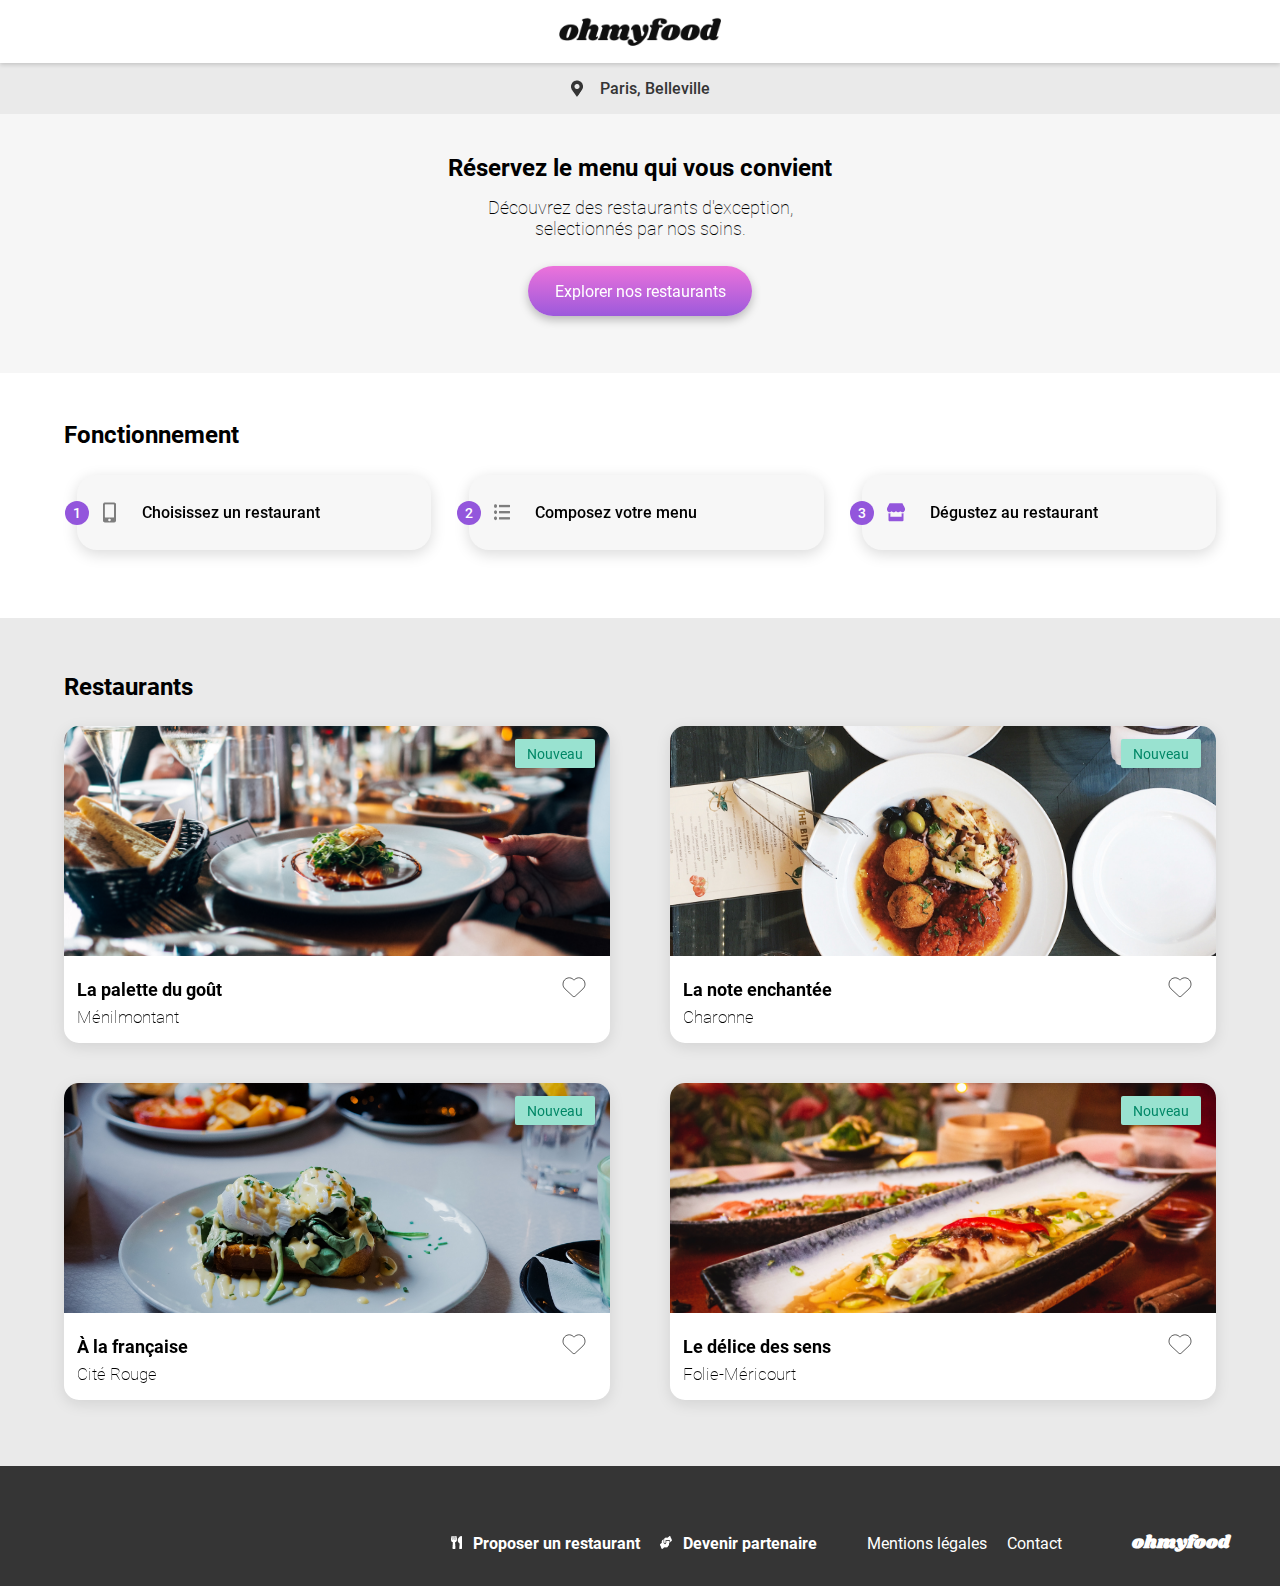
<file: index.html>
<!DOCTYPE html>
<html lang="fr">
<head>
    <meta charset="UTF-8">
    <meta http-equiv="X-UA-Compatible" content="IE=edge">
    <meta name="viewport" content="width=device-width, initial-scale=1.0">
    <link rel="stylesheet" href="./scss/pages/homepage.css">
    <title>Ohmyfood</title>
</head>

<body>
    <div class="loading">
        <div class="loading-container">
            <img src="./assets/images/logo/ohmyfood.png" class="logo" alt="logo Ohmyfood">
            <div class="loading-animation">
                <div class="hearts-container">
                    <svg xmlns="http://www.w3.org/2000/svg" class="heart" viewBox="0 0 512 512"><path d="M47.6 300.4L228.3 469.1c7.5 7 17.4 10.9 27.7 10.9s20.2-3.9 27.7-10.9L464.4 300.4c30.4-28.3 47.6-68 47.6-109.5v-5.8c0-69.9-50.5-129.5-119.4-141C347 36.5 300.6 51.4 268 84L256 96 244 84c-32.6-32.6-79-47.5-124.6-39.9C50.5 55.6 0 115.2 0 185.1v5.8c0 41.5 17.2 81.2 47.6 109.5z"/></svg>
                    <svg xmlns="http://www.w3.org/2000/svg" class="heart" viewBox="0 0 512 512"><path d="M47.6 300.4L228.3 469.1c7.5 7 17.4 10.9 27.7 10.9s20.2-3.9 27.7-10.9L464.4 300.4c30.4-28.3 47.6-68 47.6-109.5v-5.8c0-69.9-50.5-129.5-119.4-141C347 36.5 300.6 51.4 268 84L256 96 244 84c-32.6-32.6-79-47.5-124.6-39.9C50.5 55.6 0 115.2 0 185.1v5.8c0 41.5 17.2 81.2 47.6 109.5z"/></svg>
                    <svg xmlns="http://www.w3.org/2000/svg" class="heart" viewBox="0 0 512 512"><path d="M47.6 300.4L228.3 469.1c7.5 7 17.4 10.9 27.7 10.9s20.2-3.9 27.7-10.9L464.4 300.4c30.4-28.3 47.6-68 47.6-109.5v-5.8c0-69.9-50.5-129.5-119.4-141C347 36.5 300.6 51.4 268 84L256 96 244 84c-32.6-32.6-79-47.5-124.6-39.9C50.5 55.6 0 115.2 0 185.1v5.8c0 41.5 17.2 81.2 47.6 109.5z"/></svg>
                    <svg xmlns="http://www.w3.org/2000/svg" class="heart" viewBox="0 0 512 512"><path d="M47.6 300.4L228.3 469.1c7.5 7 17.4 10.9 27.7 10.9s20.2-3.9 27.7-10.9L464.4 300.4c30.4-28.3 47.6-68 47.6-109.5v-5.8c0-69.9-50.5-129.5-119.4-141C347 36.5 300.6 51.4 268 84L256 96 244 84c-32.6-32.6-79-47.5-124.6-39.9C50.5 55.6 0 115.2 0 185.1v5.8c0 41.5 17.2 81.2 47.6 109.5z"/></svg>
                </div>
            </div>
        </div>
    </div>

    <header class="header">
        <img src="./assets/images/logo/ohmyfood.png" class="header__logo" alt="logo de Ohmyfood">
    </header>

    <div class="location">
        <div class="location__content">
            <img src="./assets/images/icons/pin.png" alt="icone de marqueur">
            <p class="text">Paris, Belleville</p>
        </div>
    </div>

    <section class="ban">
        <div class="ban__content">
            <div class="ban__content__text">
                <h1 class="section-title">Réservez le menu qui vous convient</h1>
                <p class="section-subtitle">Découvrez des restaurants d'exception,<br> selectionnés par nos soins.</p>
            </div>
            <a href="#restaurants" class="btn btn--active">Explorer nos restaurants</a>
        </div>
    </section>

    <section class="functioning">
        <div class="functioning__container">
            <h2 class="section-title">Fonctionnement</h2>
            <div class="functioning__cards-container">
                <div class="functioning__card">
                    <div class="icon-number">1</div>
                    <div class="card-content">
                        <img src="./assets/images/icons/mobile-screen-button.png" alt="icône de couverts">
                        <p class="text">Choisissez un restaurant</p>
                    </div>
                </div>

                <div class="functioning__card">
                    <div class="icon-number">2</div>
                    <div class="card-content">
                        <img src="./assets/images/icons/list-ul.png" alt="icône de couverts">
                        <p class="text">Composez votre menu</p>
                    </div>
                </div>

                <div class="functioning__card">
                    <div class="icon-number">3</div>
                    <div class="card-content">
                        <img src="./assets/images/icons/store.png" alt="icône de couverts">
                        <p class="text">Dégustez au restaurant</p>
                    </div>
                </div>
            </div>
        </div>
    </section>

    <main class="restaurants" id="restaurants">
        <div class="restaurants__container">
            <h2 class="section-title">Restaurants</h2>
            <div class="restaurants__cards-container">
                <article class="restaurants__card">
                    <img src="./assets/images/restaurants/jay-wennington-N_Y88TWmGwA-unsplash.jpg" class="restaurants__card__img" alt="Photographie d'un plat">
                    <div class="restaurants__card__content">
                        <div class="card-text">
                            <div class="card-title-container">
                                <h3 class="card-title">La palette du goût</h3>
                                <div class="icon">
                                    <input type="checkbox" class="icon__checkbox-hidden">
                                    <svg xmlns="http://www.w3.org/2000/svg" class="icon__like" viewBox="0 0 512 512"><path d="M47.6 300.4L228.3 469.1c7.5 7 17.4 10.9 27.7 10.9s20.2-3.9 27.7-10.9L464.4 300.4c30.4-28.3 47.6-68 47.6-109.5v-5.8c0-69.9-50.5-129.5-119.4-141C347 36.5 300.6 51.4 268 84L256 96 244 84c-32.6-32.6-79-47.5-124.6-39.9C50.5 55.6 0 115.2 0 185.1v5.8c0 41.5 17.2 81.2 47.6 109.5z"/>
                                        <defs>
                                            <linearGradient id='LinearGradient' x1='63.88%' y1='-8.56%' x2='36.12%' y2='108.56%'>
                                                <stop offset='0' stop-color='#9356DC'/>
                                                <stop offset='1.239' stop-color='#FF79DA'/>
                                            </linearGradient>
                                        </defs>
                                    </svg>
                                </div>
                            </div>
                            <p class="card-description">Ménilmontant</p>
                        </div>
                    </div>
                    <a class="card-link" href="./menu-lapalettedegout.html"></a>
                </article>

                <article class="restaurants__card">
                    <img src="./assets/images/restaurants/stil-u2Lp8tXIcjw-unsplash.jpg" class="restaurants__card__img" alt="Photographie d'un plat">
                    <div class="restaurants__card__content">
                        <div class="card-text">
                            <div class="card-title-container">
                                <h3 class="card-title">La note enchantée</h3>
                                <div class="icon">
                                    <input type="checkbox" class="icon__checkbox-hidden">
                                    <svg xmlns="http://www.w3.org/2000/svg" class="icon__like" viewBox="0 0 512 512"><path d="M47.6 300.4L228.3 469.1c7.5 7 17.4 10.9 27.7 10.9s20.2-3.9 27.7-10.9L464.4 300.4c30.4-28.3 47.6-68 47.6-109.5v-5.8c0-69.9-50.5-129.5-119.4-141C347 36.5 300.6 51.4 268 84L256 96 244 84c-32.6-32.6-79-47.5-124.6-39.9C50.5 55.6 0 115.2 0 185.1v5.8c0 41.5 17.2 81.2 47.6 109.5z"/>
                                    </svg>
                                </div>
                            </div>
                            <p class="card-description">Charonne</p>
                        </div>
                    </div>
                    <a class="card-link" href="./menu-lanoteenchantée.html"></a>
                </article>

                <article class="restaurants__card">
                    <img src="./assets/images/restaurants/toa-heftiba-DQKerTsQwi0-unsplash.jpg" class="restaurants__card__img" alt="Photographie d'une burrata revisitée ">
                    <div class="restaurants__card__content">
                        <div class="card-text">
                            <div class="card-title-container">
                                <h3 class="card-title">À la française</h3>
                                <div class="icon">
                                    <input type="checkbox" class="icon__checkbox-hidden">
                                    <svg xmlns="http://www.w3.org/2000/svg" class="icon__like" viewBox="0 0 512 512"><path d="M47.6 300.4L228.3 469.1c7.5 7 17.4 10.9 27.7 10.9s20.2-3.9 27.7-10.9L464.4 300.4c30.4-28.3 47.6-68 47.6-109.5v-5.8c0-69.9-50.5-129.5-119.4-141C347 36.5 300.6 51.4 268 84L256 96 244 84c-32.6-32.6-79-47.5-124.6-39.9C50.5 55.6 0 115.2 0 185.1v5.8c0 41.5 17.2 81.2 47.6 109.5z"/>
                                    </svg>
                                </div>
                            </div>
                            <p class="card-description">Cité Rouge</p>
                        </div>
                    </div>
                    <a class="card-link" href="./menu-àlafrançaise.html"></a>
                </article>

                <article class="restaurants__card">
                    <img src="./assets/images/restaurants/louis-hansel-shotsoflouis-qNBGVyOCY8Q-unsplash.jpg" class="restaurants__card__img" alt="Image d'un plat au poisson">
                    <div class="restaurants__card__content">
                        <div class="card-text">
                            <div class="card-title-container">
                                <h3 class="card-title">Le délice des sens</h3>
                                <div class="icon">
                                    <input type="checkbox" class="icon__checkbox-hidden">
                                    <svg xmlns="http://www.w3.org/2000/svg" class="icon__like" viewBox="0 0 512 512"><path d="M47.6 300.4L228.3 469.1c7.5 7 17.4 10.9 27.7 10.9s20.2-3.9 27.7-10.9L464.4 300.4c30.4-28.3 47.6-68 47.6-109.5v-5.8c0-69.9-50.5-129.5-119.4-141C347 36.5 300.6 51.4 268 84L256 96 244 84c-32.6-32.6-79-47.5-124.6-39.9C50.5 55.6 0 115.2 0 185.1v5.8c0 41.5 17.2 81.2 47.6 109.5z"/>
                                    </svg>
                                </div>
                            </div>
                            <p class="card-description">Folie-Méricourt</p>
                        </div>
                    </div>
                    <a class="card-link" href="./menu-ledélicedessens.html"></a>
                </article>
            </div>
        </div>
    </main>

    <footer class="footer">
        <div class="footer__container">
            <h3 class="footer__title">ohmyfood</h3>
            <ul class="footer__list text">
                <li class="link">Proposer un restaurant</li>
                <li class="link">Devenir partenaire</li>
                <li class="link">Mentions légales</li>
                <li class="link">Contact</li>
            </ul>
        </div>
    </footer>
</body>
</html>
</file>
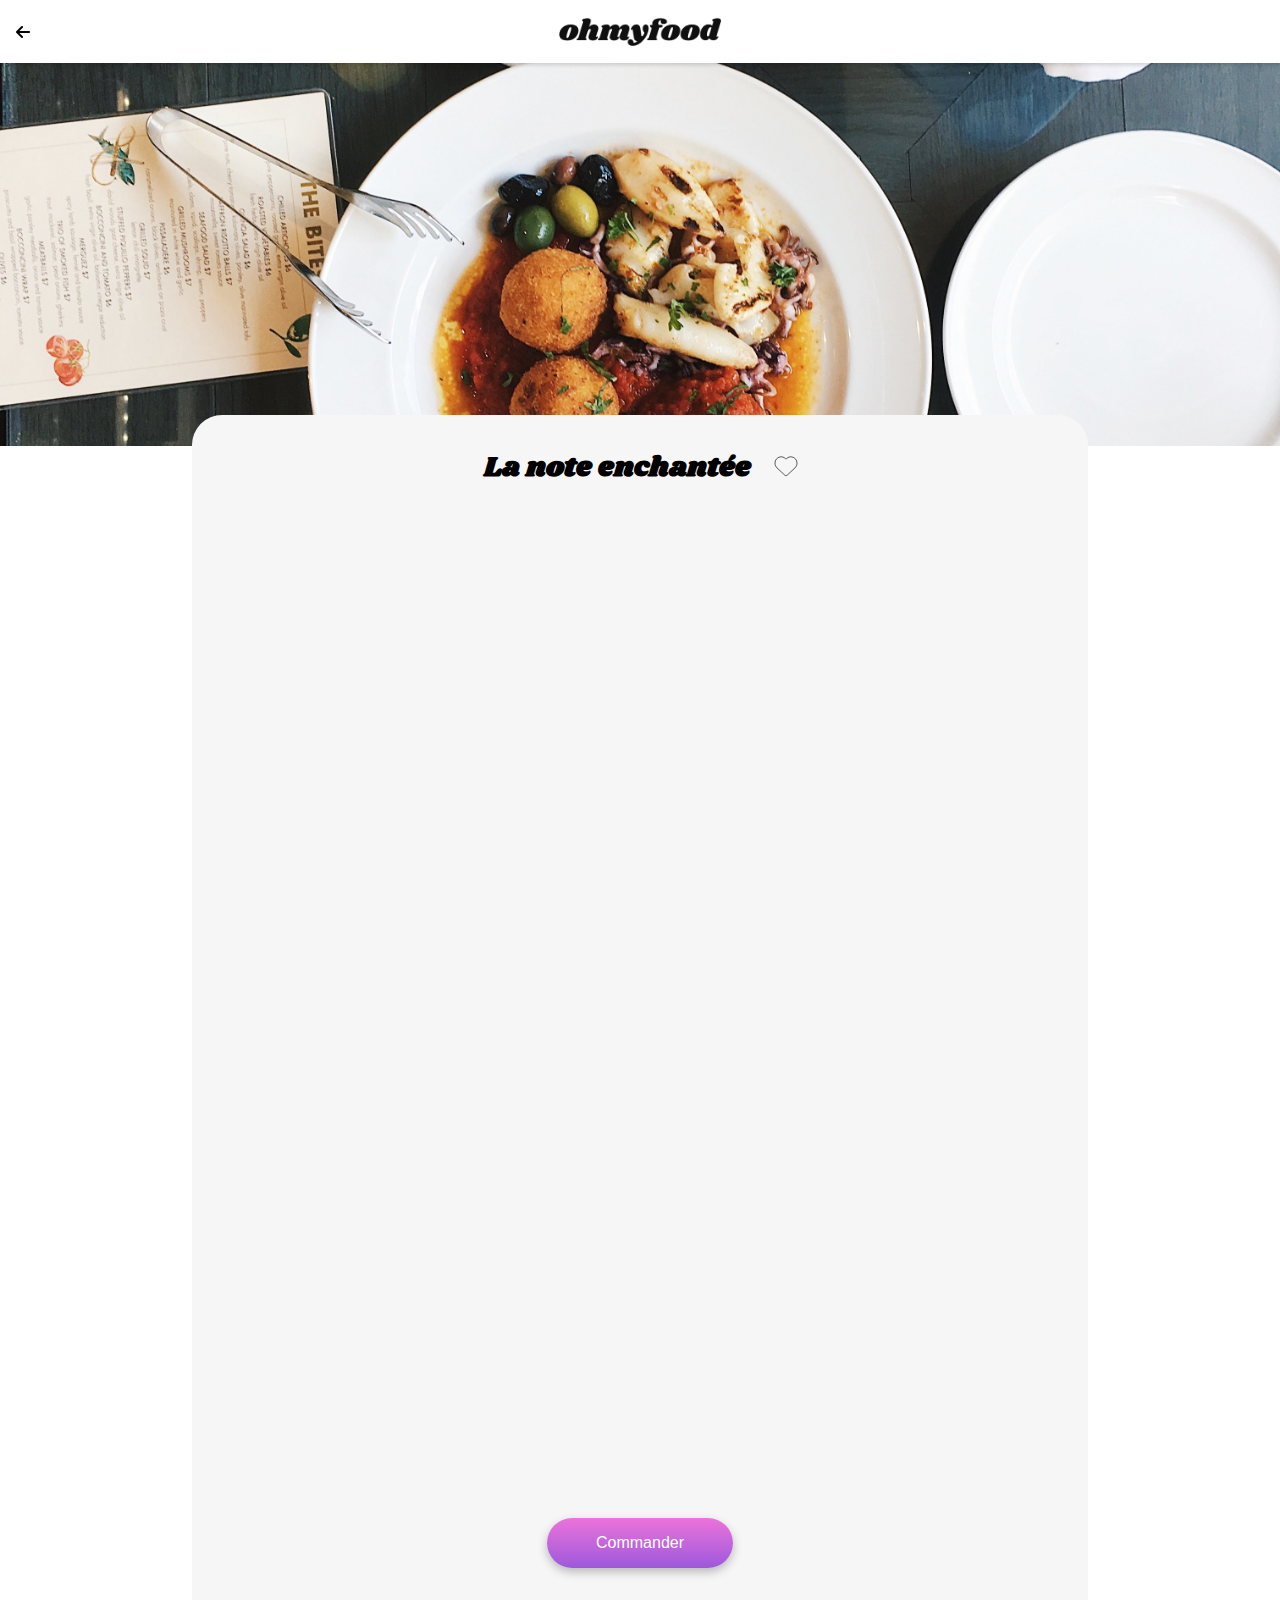
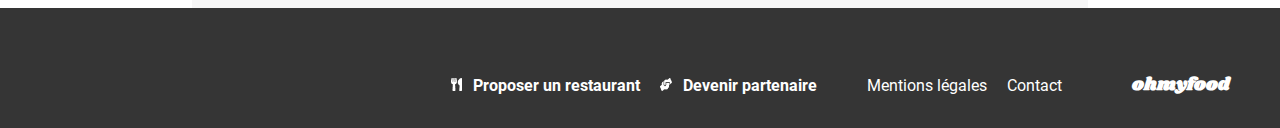
<file: menu-lanoteenchantée.html>
<!DOCTYPE html>
<html lang="fr">
<head>
    <meta charset="UTF-8">
    <meta http-equiv="X-UA-Compatible" content="IE=edge">
    <meta name="viewport" content="width=device-width, initial-scale=1.0">
    <link rel="stylesheet" href="./scss/pages/menu.css">
    <title>Ohmyfood - La note enchantée</title>
</head>

<body>
    <header class="header">
        <a class="icon-link" href="./homepage.html"><img src="./assets/images/icons/arrow-left-solid.svg" class="header__icon" alt="Icone d'une flèche retour de page"></a>
        <img src="./assets/images/logo/ohmyfood.png" class="header__logo" alt="logo de Ohmyfood">
    </header>

    <div class="ban">
        <img src="./assets/images/restaurants/stil-u2Lp8tXIcjw-unsplash.jpg" class="ban__img" alt="Photo d'une buratta revisté">
    </div>

    <main class="menu-and-footer-container">
        <section class="menu">
            <div class="menu__container">
                <div class="menu__title">
                    <h1>La note enchantée</h1>
                    <div class="icon">
                        <input type="checkbox" class="icon__checkbox-hidden">
                        <svg xmlns="http://www.w3.org/2000/svg" class="icon__like" viewBox="0 0 512 512"><path d="M47.6 300.4L228.3 469.1c7.5 7 17.4 10.9 27.7 10.9s20.2-3.9 27.7-10.9L464.4 300.4c30.4-28.3 47.6-68 47.6-109.5v-5.8c0-69.9-50.5-129.5-119.4-141C347 36.5 300.6 51.4 268 84L256 96 244 84c-32.6-32.6-79-47.5-124.6-39.9C50.5 55.6 0 115.2 0 185.1v5.8c0 41.5 17.2 81.2 47.6 109.5z"/>
                            <defs>
                                <linearGradient id='LinearGradient' x1='63.88%' y1='-8.56%' x2='36.12%' y2='108.56%'>
                                    <stop offset='0' stop-color='#9356DC'/>
                                    <stop offset='1.239' stop-color='#FF79DA'/>
                                </linearGradient>
                            </defs>
                        </svg>
                    </div>
                </div>
    
                <div class="menu__categories-container">
                    <div class="menu__category">
                        <h3 class="menu__category__title">Entrées</h3>
                        <article class="dish-card">
                            <div class="dish-card__text">
                                <h4 class="card_title">Ravioles de foie gras</h4>
                                <p class="card_description">Accompagnées de leur crème à la truffe</p>
                            </div>
                            <input type="checkbox" class="dish-card__checkbox-hidden">
                            <div class="slide_content">
                                <p class="card_price">25€</p>
                                <div class="check"></div>
                            </div> 
                        </article>

                        <article class="dish-card">
                            <div class="dish-card__text">
                                <h4 class="card_title">Caviar osciètre </h4>
                                <p class="card_description">Sur blini à la farine de blé noir</p>
                            </div>
                            <input type="checkbox" class="dish-card__checkbox-hidden">
                            <div class="slide_content">
                                <p class="card_price">35€</p>
                                <div class="check"></div>
                            </div> 
                        </article>

                        <article class="dish-card">
                            <div class="dish-card__text">
                                <h4 class="card_title">Homard et espuma de potiron</h4>
                                <p class="card_description">Marinés aux zestes d'orange</p>
                            </div>
                            <input type="checkbox" class="dish-card__checkbox-hidden">
                            <div class="slide_content">
                                <p class="card_price">20€</p>
                                <div class="check"></div>
                            </div> 
                        </article>
                        
                        <article class="dish-card">
                            <div class="dish-card__text">
                                <h4 class="card_title">Foie gras de canard cuit entier</h4>
                                <p class="card_description">Confiture de figue et pain toasté</p>
                            </div>
                            <input type="checkbox" class="dish-card__checkbox-hidden">
                            <div class="slide_content">
                                <p class="card_price">35€</p>
                                <div class="check"></div>
                            </div> 
                        </article>
                    </div>

                    

                    <div class="menu__category">
                        <h3 class="menu__category__title">Plats</h3>
                        <article class="dish-card">
                            <div class="dish-card__text">
                                <h4 class="card_title">Noix de coquilles Saint-Jacques</h4>
                                <p class="card_description">Sur lit de purée de céleri-rave</p>
                            </div>
                            <input type="checkbox" class="dish-card__checkbox-hidden">
                            <div class="slide_content">
                                <p class="card_price">40€</p>
                                <div class="check"></div>
                            </div> 
                        </article>

                        <article class="dish-card">
                            <div class="dish-card__text">
                                <h4 class="card_title">Langoustine poêlée</h4>
                                <p class="card_description">Purée de patate douce</p>
                            </div>
                            <input type="checkbox" class="dish-card__checkbox-hidden">
                            <div class="slide_content">
                                <p class="card_price">35€</p>
                                <div class="check"></div>
                            </div> 
                        </article>

                        <article class="dish-card">
                            <div class="dish-card__text">
                                <h4 class="card_title">Mijoté de queue de bœuf</h4>
                                <p class="card_description">Et riz sauvage aux zestes de citron</p>
                            </div>
                            <input type="checkbox" class="dish-card__checkbox-hidden">
                            <div class="slide_content">
                                <p class="card_price">44€</p>
                                <div class="check"></div>
                            </div> 
                        </article>
                    </div>

                    <div class="menu__category">
                        <h3 class="menu__category__title">Desserts</h3>
                        <article class="dish-card">
                            <div class="dish-card__text">
                                <h4 class="card_title">Macaron noisette et chocolat</h4>
                                <p class="card_description">Revisité</p>
                            </div>
                            <input type="checkbox" class="dish-card__checkbox-hidden">
                            <div class="slide_content">
                                <p class="card_price">18€</p>
                                <div class="check"></div>
                            </div> 
                        </article>

                        <article class="dish-card">
                            <div class="dish-card__text">
                                <h4 class="card_title">Baba au rhum revisité </h4>
                                <p class="card_description">Avec son coulis de citron</p>
                            </div>
                            <input type="checkbox" class="dish-card__checkbox-hidden">
                            <div class="slide_content">
                                <p class="card_price">22€</p>
                                <div class="check"></div>
                            </div> 
                        </article>

                        <article class="dish-card">
                            <div class="dish-card__text">
                                <h4 class="card_title">Tarte au citron meringuée </h4>
                                <p class="card_description">Déstructurée</p>
                            </div>
                            <input type="checkbox" class="dish-card__checkbox-hidden">
                            <div class="slide_content">
                                <p class="card_price">23€</p>
                                <div class="check"></div>
                            </div> 
                        </article>
                    </div>
                    <button class="btn btn--active">Commander</button>
                </div>
            </div>
        </section>
    
        <footer class="footer">
            <div class="footer__container">
                <h3 class="footer__title">ohmyfood</h3>
                <ul class="footer__list text">
                    <li class="link">Proposer un restaurant</li>
                    <li class="link">Devenir partenaire</li>
                    <li class="link">Mentions légales</li>
                    <li class="link">Contact</li>
                </ul>
            </div>
        </footer>
    </main>
</body>
</file>
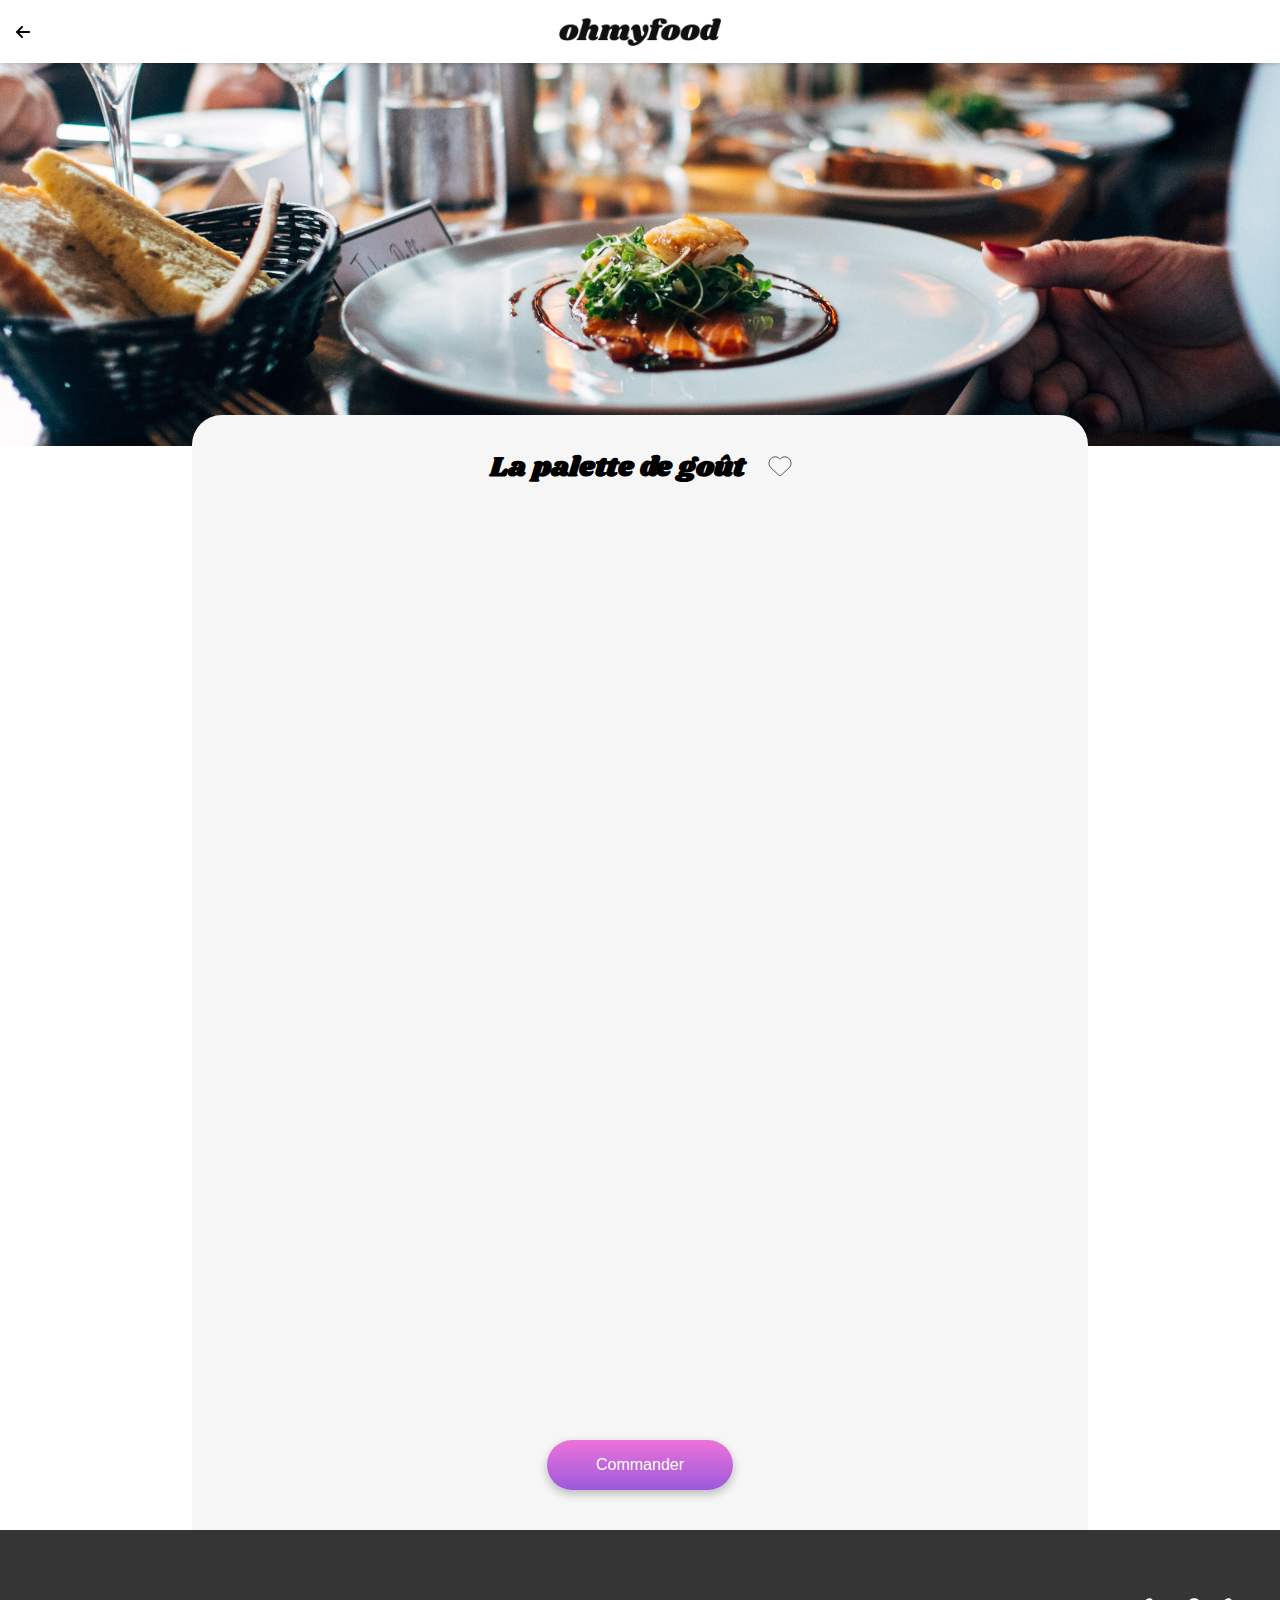
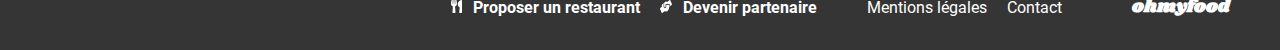
<file: menu-lapalettedegout.html>
<!DOCTYPE html>
<html lang="fr">
<head>
    <meta charset="UTF-8">
    <meta http-equiv="X-UA-Compatible" content="IE=edge">
    <meta name="viewport" content="width=device-width, initial-scale=1.0">
    <link rel="stylesheet" href="./scss/pages/menu.css">
    <title>Ohmyfood - La palette du goût</title>
</head>

<body>
    <header class="header">
        <a class="icon-link" href="./homepage.html"><img src="./assets/images/icons/arrow-left-solid.svg" class="header__icon" alt="Icone d'une flèche retour de page"></a>
        <img src="./assets/images/logo/ohmyfood.png" class="header__logo" alt="logo de Ohmyfood">
    </header>

    <div class="ban">
        <img src="./assets/images/restaurants/jay-wennington-N_Y88TWmGwA-unsplash.jpg" class="ban__img" alt="Photo d'une buratta revisté">
    </div>

    <main class="menu-and-footer-container">
        <section class="menu">
            <div class="menu__container">
                <div class="menu__title">
                    <h1>La palette de goût</h1>
                    <div class="icon">
                        <input type="checkbox" class="icon__checkbox-hidden">
                        <svg xmlns="http://www.w3.org/2000/svg" class="icon__like" viewBox="0 0 512 512"><path d="M47.6 300.4L228.3 469.1c7.5 7 17.4 10.9 27.7 10.9s20.2-3.9 27.7-10.9L464.4 300.4c30.4-28.3 47.6-68 47.6-109.5v-5.8c0-69.9-50.5-129.5-119.4-141C347 36.5 300.6 51.4 268 84L256 96 244 84c-32.6-32.6-79-47.5-124.6-39.9C50.5 55.6 0 115.2 0 185.1v5.8c0 41.5 17.2 81.2 47.6 109.5z"/>
                            <defs>
                                <linearGradient id='LinearGradient' x1='63.88%' y1='-8.56%' x2='36.12%' y2='108.56%'>
                                    <stop offset='0' stop-color='#9356DC'/>
                                    <stop offset='1.239' stop-color='#FF79DA'/>
                                </linearGradient>
                            </defs>
                        </svg>
                    </div>
                </div>
    
                <div class="menu__categories-container">
                    <div class="menu__category">
                        <h3 class="menu__category__title">Entrées</h3>
                        <article class="dish-card">
                            <div class="dish-card__text">
                                <h4 class="card_title">Fricassée d'escargots</h4>
                                <p class="card_description">Au piment d'Espelette</p>
                            </div>
                            <input type="checkbox" class="dish-card__checkbox-hidden">
                            <div class="slide_content">
                                <p class="card_price">25€</p>
                                <div class="check"></div>
                            </div> 
                        </article>

                        <article class="dish-card">
                            <div class="dish-card__text">
                                <h4 class="card_title">Foie gras de canard mi-cuit</h4>
                                <p class="card_description">Et ses copeaux de truffe noire</p>
                            </div>
                            <input type="checkbox" class="dish-card__checkbox-hidden">
                            <div class="slide_content">
                                <p class="card_price">35€</p>
                                <div class="check"></div>
                            </div> 
                        </article>

                        <article class="dish-card">
                            <div class="dish-card__text">
                                <h4 class="card_title">Œuf au plat</h4>
                                <p class="card_description">Assaisonné à la truffe sur lit de caviar</p>
                            </div>
                            <input type="checkbox" class="dish-card__checkbox-hidden">
                            <div class="slide_content">
                                <p class="card_price">20€</p>
                                <div class="check"></div>
                            </div> 
                        </article>
                    </div>

                    <div class="menu__category">
                        <h3 class="menu__category__title">Plats</h3>
                        <article class="dish-card">
                            <div class="dish-card__text">
                                <h4 class="card_title">Filet de bœuf aux herbes</h4>
                                <p class="card_description">Accompagné de sa ribambelle de légumes</p>
                            </div>
                            <input type="checkbox" class="dish-card__checkbox-hidden">
                            <div class="slide_content">
                                <p class="card_price">40€</p>
                                <div class="check"></div>
                            </div> 
                        </article>

                        <article class="dish-card">
                            <div class="dish-card__text">
                                <h4 class="card_title">Parmentier de queue de bœuf</h4>
                                <p class="card_description">À la truffe noire sur sa purée de panais</p>
                            </div>
                            <input type="checkbox" class="dish-card__checkbox-hidden">
                            <div class="slide_content">
                                <p class="card_price">35€</p>
                                <div class="check"></div>
                            </div> 
                        </article>

                        <article class="dish-card">
                            <div class="dish-card__text">
                                <h4 class="card_title">Filet de turbot</h4>
                                <p class="card_description">Aux agrumes</p>
                            </div>
                            <input type="checkbox" class="dish-card__checkbox-hidden">
                            <div class="slide_content">
                                <p class="card_price">44€</p>
                                <div class="check"></div>
                            </div> 
                        </article>
                    </div>

                    <div class="menu__category">
                        <h3 class="menu__category__title">Desserts</h3>
                        <article class="dish-card">
                            <div class="dish-card__text">
                                <h4 class="card_title">Paris-Brest</h4>
                                <p class="card_description">Revisité</p>
                            </div>
                            <input type="checkbox" class="dish-card__checkbox-hidden">
                            <div class="slide_content">
                                <p class="card_price">18€</p>
                                <div class="check"></div>
                            </div> 
                        </article>

                        <article class="dish-card">
                            <div class="dish-card__text">
                                <h4 class="card_title">Macaron au chocolat d'exception </h4>
                                <p class="card_description">Et glace à la vanille de Madagascar</p>
                            </div>
                            <input type="checkbox" class="dish-card__checkbox-hidden">
                            <div class="slide_content">
                                <p class="card_price">22€</p>
                                <div class="check"></div>
                            </div> 
                        </article>

                        <article class="dish-card">
                            <div class="dish-card__text">
                                <h4 class="card_title">Mousse au chocolat </h4>
                                <p class="card_description">Au piment d'Espelette et à la truffe noire</p>
                            </div>
                            <input type="checkbox" class="dish-card__checkbox-hidden">
                            <div class="slide_content">
                                <p class="card_price">23€</p>
                                <div class="check"></div>
                            </div> 
                        </article>
                    </div>
                    <button class="btn btn--active">Commander</button>
                </div>
            </div>
        </section>
    
        <footer class="footer">
            <div class="footer__container">
                <h3 class="footer__title">ohmyfood</h3>
                <ul class="footer__list text">
                    <li class="link">Proposer un restaurant</li>
                    <li class="link">Devenir partenaire</li>
                    <li class="link">Mentions légales</li>
                    <li class="link">Contact</li>
                </ul>
            </div>
        </footer>
    </main>
</body>
</file>
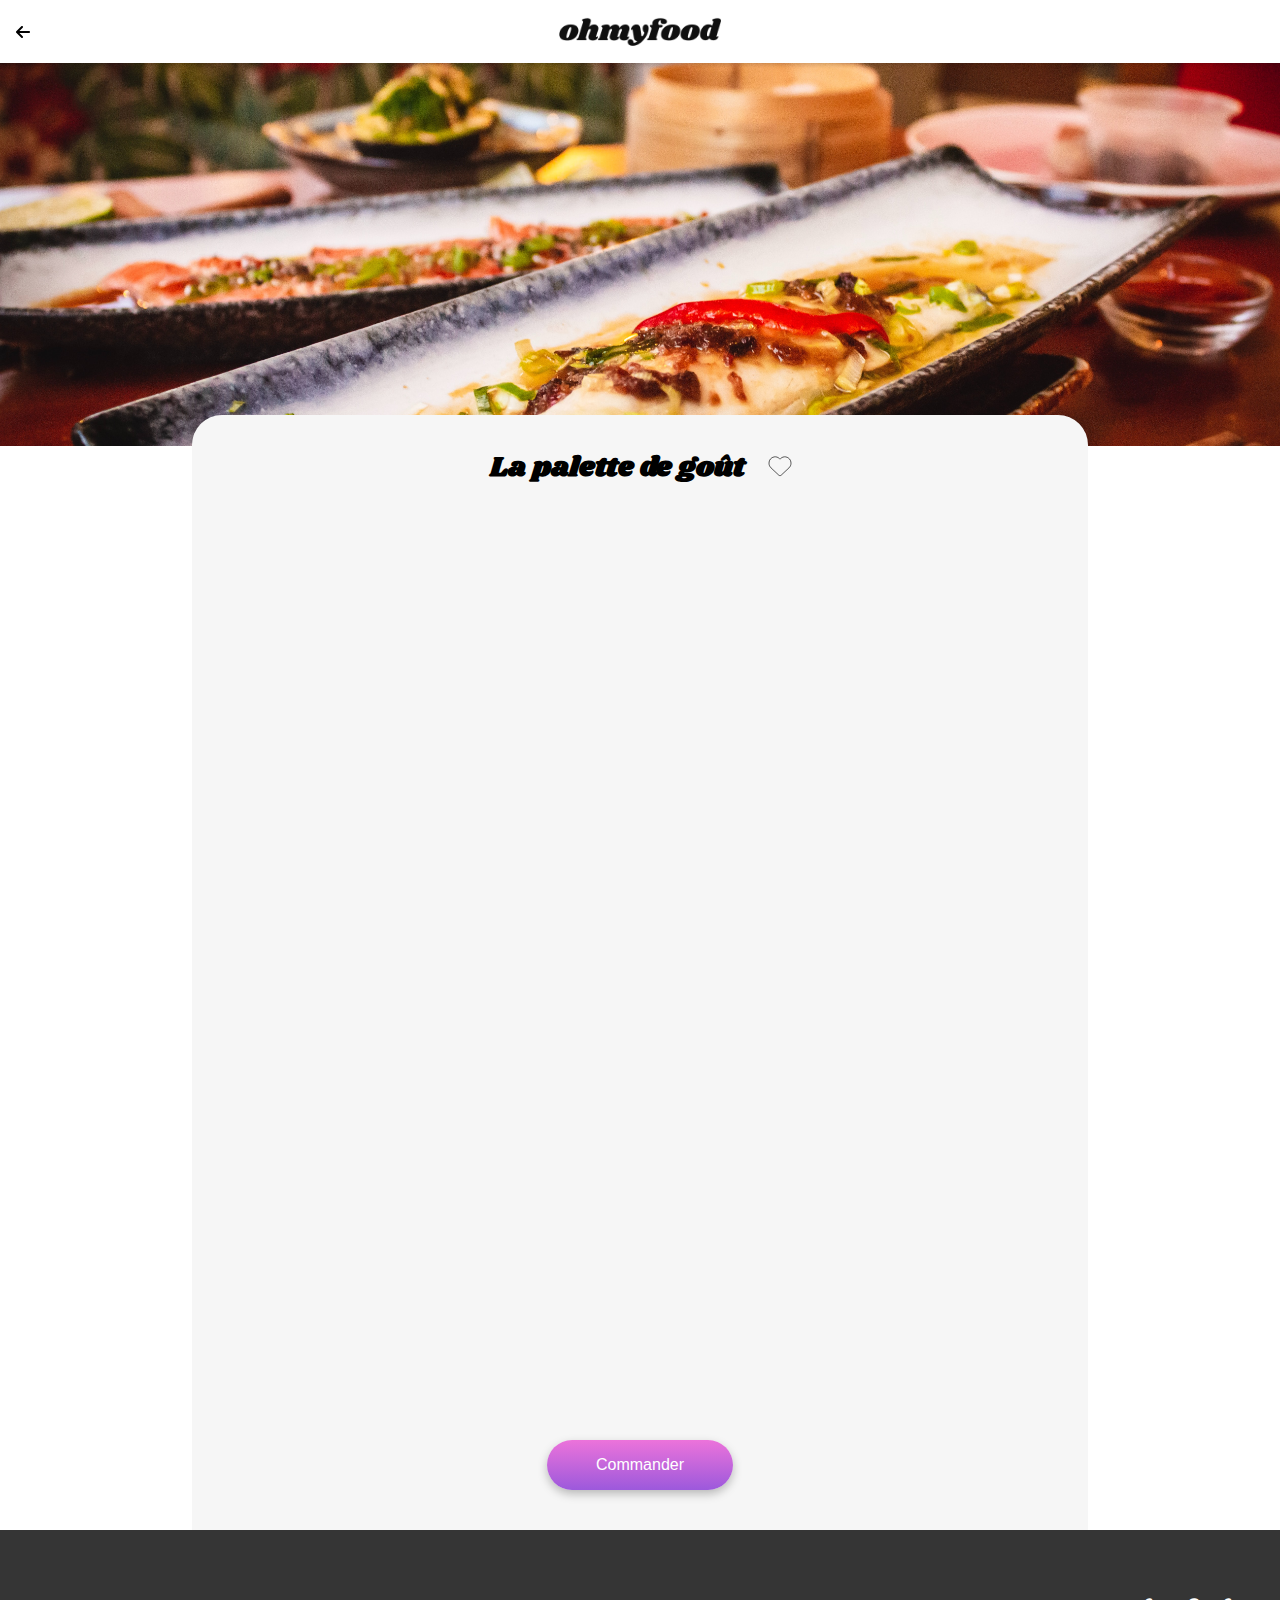
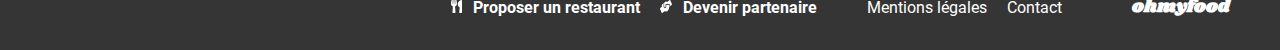
<file: menu-ledélicedessens.html>
<!DOCTYPE html>
<html lang="fr">
<head>
    <meta charset="UTF-8">
    <meta http-equiv="X-UA-Compatible" content="IE=edge">
    <meta name="viewport" content="width=device-width, initial-scale=1.0">
    <link rel="stylesheet" href="./scss/pages/menu.css">
    <title>Ohmyfood - Le délice des sens</title>
</head>

<body>
    <header class="header">
        <a class="icon-link" href="./homepage.html"><img src="./assets/images/icons/arrow-left-solid.svg" class="header__icon" alt="Icone d'une flèche retour de page"></a>
        <img src="./assets/images/logo/ohmyfood.png" class="header__logo" alt="logo de Ohmyfood">
    </header>

    <div class="ban">
        <img src="./assets/images/restaurants/louis-hansel-shotsoflouis-qNBGVyOCY8Q-unsplash.jpg" class="ban__img" alt="Photo d'une buratta revisté">
    </div>

    <main class="menu-and-footer-container">
        <section class="menu">
            <div class="menu__container">
                <div class="menu__title">
                    <h1>La palette de goût</h1>
                    <div class="icon">
                        <input type="checkbox" class="icon__checkbox-hidden">
                        <svg xmlns="http://www.w3.org/2000/svg" class="icon__like" viewBox="0 0 512 512"><path d="M47.6 300.4L228.3 469.1c7.5 7 17.4 10.9 27.7 10.9s20.2-3.9 27.7-10.9L464.4 300.4c30.4-28.3 47.6-68 47.6-109.5v-5.8c0-69.9-50.5-129.5-119.4-141C347 36.5 300.6 51.4 268 84L256 96 244 84c-32.6-32.6-79-47.5-124.6-39.9C50.5 55.6 0 115.2 0 185.1v5.8c0 41.5 17.2 81.2 47.6 109.5z"/>
                            <defs>
                                <linearGradient id='LinearGradient' x1='63.88%' y1='-8.56%' x2='36.12%' y2='108.56%'>
                                    <stop offset='0' stop-color='#9356DC'/>
                                    <stop offset='1.239' stop-color='#FF79DA'/>
                                </linearGradient>
                            </defs>
                        </svg>
                    </div>
                </div>
    
                <div class="menu__categories-container">
                    <div class="menu__category">
                        <h3 class="menu__category__title">Entrées</h3>
                        <article class="dish-card">
                            <div class="dish-card__text">
                                <h4 class="card_title">Tartare de thon</h4>
                                <p class="card_description">Assaisonné au yuzu</p>
                            </div>
                            <input type="checkbox" class="dish-card__checkbox-hidden">
                            <div class="slide_content">
                                <p class="card_price">25€</p>
                                <div class="check"></div>
                            </div> 
                        </article>

                        <article class="dish-card">
                            <div class="dish-card__text">
                                <h4 class="card_title">Bouchée de homard croustillant </h4>
                                <p class="card_description">Et sa farandole de petits légumes</p>
                            </div>
                            <input type="checkbox" class="dish-card__checkbox-hidden">
                            <div class="slide_content">
                                <p class="card_price">35€</p>
                                <div class="check"></div>
                            </div> 
                        </article>

                        <article class="dish-card">
                            <div class="dish-card__text">
                                <h4 class="card_title">Velouté de cèpes </h4>
                                <p class="card_description">Aux truffes</p>
                            </div>
                            <input type="checkbox" class="dish-card__checkbox-hidden">
                            <div class="slide_content">
                                <p class="card_price">20€</p>
                                <div class="check"></div>
                            </div> 
                        </article>
                    </div>

                    <div class="menu__category">
                        <h3 class="menu__category__title">Plats</h3>
                        <article class="dish-card">
                            <div class="dish-card__text">
                                <h4 class="card_title">Poulet rôti aux herbes de Provence </h4>
                                <p class="card_description">Et sa crème de truffe</p>
                            </div>
                            <input type="checkbox" class="dish-card__checkbox-hidden">
                            <div class="slide_content">
                                <p class="card_price">40€</p>
                                <div class="check"></div>
                            </div> 
                        </article>

                        <article class="dish-card">
                            <div class="dish-card__text">
                                <h4 class="card_title">Langouste rôtie</h4>
                                <p class="card_description">Et ses légumes de saison</p>
                            </div>
                            <input type="checkbox" class="dish-card__checkbox-hidden">
                            <div class="slide_content">
                                <p class="card_price">35€</p>
                                <div class="check"></div>
                            </div> 
                        </article>

                        <article class="dish-card">
                            <div class="dish-card__text">
                                <h4 class="card_title">Côte de bœuf Angus </h4>
                                <p class="card_description">Et sa purée de panais</p>
                            </div>
                            <input type="checkbox" class="dish-card__checkbox-hidden">
                            <div class="slide_content">
                                <p class="card_price">44€</p>
                                <div class="check"></div>
                            </div> 
                        </article>
                    </div>

                    <div class="menu__category">
                        <h3 class="menu__category__title">Desserts</h3>
                        <article class="dish-card">
                            <div class="dish-card__text">
                                <h4 class="card_title">Farandole de desserts</h4>
                                <p class="card_description">Du chef</p>
                            </div>
                            <input type="checkbox" class="dish-card__checkbox-hidden">
                            <div class="slide_content">
                                <p class="card_price">18€</p>
                                <div class="check"></div>
                            </div> 
                        </article>

                        <article class="dish-card">
                            <div class="dish-card__text">
                                <h4 class="card_title">Crème brulée</h4>
                                <p class="card_description">Revisitée</p>
                            </div>
                            <input type="checkbox" class="dish-card__checkbox-hidden">
                            <div class="slide_content">
                                <p class="card_price">22€</p>
                                <div class="check"></div>
                            </div> 
                        </article>

                        <article class="dish-card">
                            <div class="dish-card__text">
                                <h4 class="card_title">Tiramisu</h4>
                                <p class="card_description">À la noisette</p>
                            </div>
                            <input type="checkbox" class="dish-card__checkbox-hidden">
                            <div class="slide_content">
                                <p class="card_price">23€</p>
                                <div class="check"></div>
                            </div> 
                        </article>
                    </div>
                    <button class="btn btn--active">Commander</button>
                </div>
            </div>
        </section>
    
        <footer class="footer">
            <div class="footer__container">
                <h3 class="footer__title">ohmyfood</h3>
                <ul class="footer__list text">
                    <li class="link">Proposer un restaurant</li>
                    <li class="link">Devenir partenaire</li>
                    <li class="link">Mentions légales</li>
                    <li class="link">Contact</li>
                </ul>
            </div>
        </footer>
    </main>
</body>
</file>
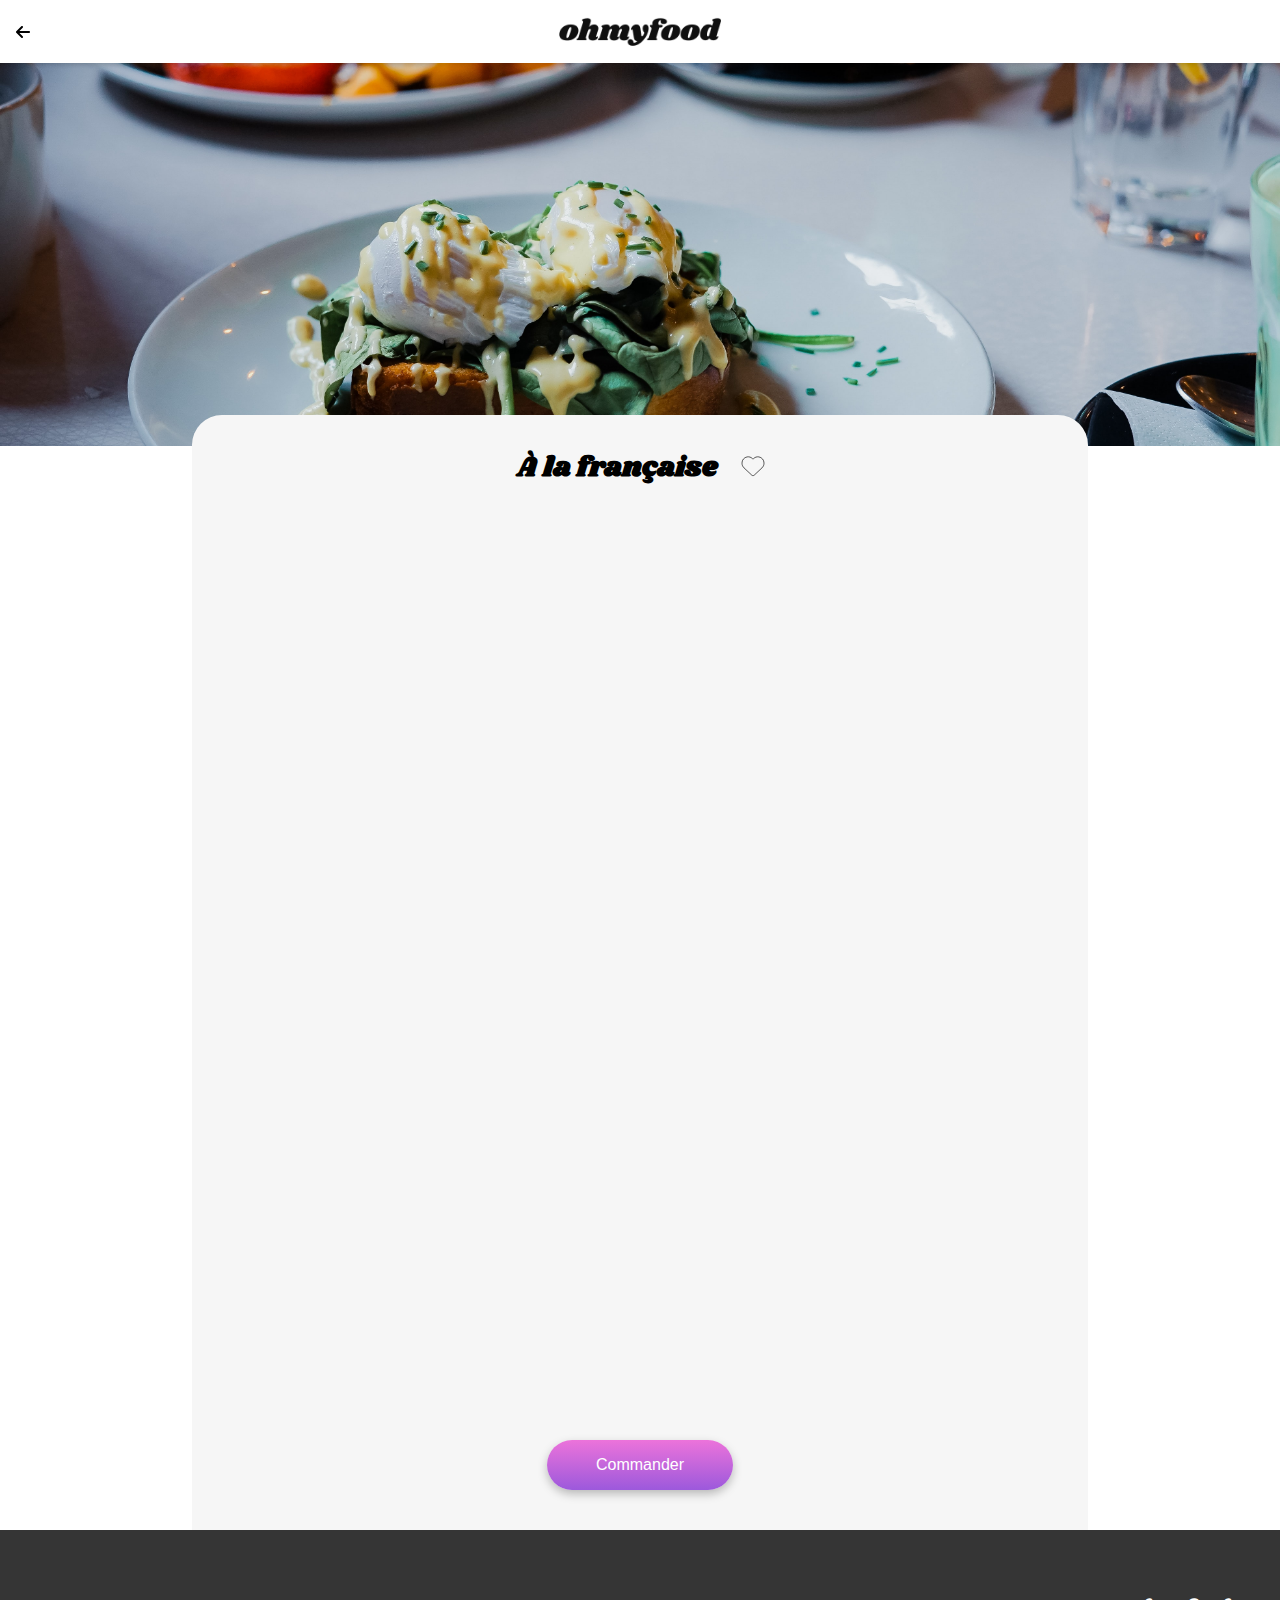
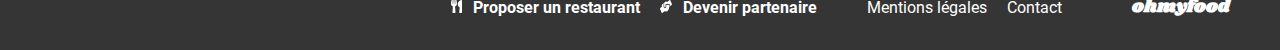
<file: menu-àlafrançaise.html>
<!DOCTYPE html>
<html lang="fr">
<head>
    <meta charset="UTF-8">
    <meta http-equiv="X-UA-Compatible" content="IE=edge">
    <meta name="viewport" content="width=device-width, initial-scale=1.0">
    <link rel="stylesheet" href="./scss/pages/menu.css">
    <title>Ohmyfood - À la française</title>
</head>

<body>
    <header class="header">
        <a class="icon-link" href="./homepage.html"><img src="./assets/images/icons/arrow-left-solid.svg" class="header__icon" alt="Icone d'une flèche retour de page"></a>
        <img src="./assets/images/logo/ohmyfood.png" class="header__logo" alt="logo de Ohmyfood">
    </header>

    <div class="ban">
        <img src="./assets/images/restaurants/toa-heftiba-DQKerTsQwi0-unsplash.jpg" class="ban__img" alt="Photo d'une buratta revisté">
    </div>

    <main class="menu-and-footer-container">
        <section class="menu">
            <div class="menu__container">
                <div class="menu__title">
                    <h1>À la française</h1>
                    <div class="icon">
                        <input type="checkbox" class="icon__checkbox-hidden">
                        <svg xmlns="http://www.w3.org/2000/svg" class="icon__like" viewBox="0 0 512 512"><path d="M47.6 300.4L228.3 469.1c7.5 7 17.4 10.9 27.7 10.9s20.2-3.9 27.7-10.9L464.4 300.4c30.4-28.3 47.6-68 47.6-109.5v-5.8c0-69.9-50.5-129.5-119.4-141C347 36.5 300.6 51.4 268 84L256 96 244 84c-32.6-32.6-79-47.5-124.6-39.9C50.5 55.6 0 115.2 0 185.1v5.8c0 41.5 17.2 81.2 47.6 109.5z"/>
                            <defs>
                                <linearGradient id='LinearGradient' x1='63.88%' y1='-8.56%' x2='36.12%' y2='108.56%'>
                                    <stop offset='0' stop-color='#9356DC'/>
                                    <stop offset='1.239' stop-color='#FF79DA'/>
                                </linearGradient>
                            </defs>
                        </svg>
                    </div>
                </div>
    
                <div class="menu__categories-container">
                    <div class="menu__category">
                        <h3 class="menu__category__title">Entrées</h3>
                        <article class="dish-card">
                            <div class="dish-card__text">
                                <h4 class="card_title">Tartare de poulpe acidulé</h4>
                                <p class="card_description">Aux zestes d'orange</p>
                            </div>
                            <input type="checkbox" class="dish-card__checkbox-hidden">
                            <div class="slide_content">
                                <p class="card_price">25€</p>
                                <div class="check"></div>
                            </div> 
                        </article>

                        <article class="dish-card">
                            <div class="dish-card__text">
                                <h4 class="card_title">Velouté de légumes d'antan</h4>
                                <p class="card_description">Carotte, panais, topinambour</p>
                            </div>
                            <input type="checkbox" class="dish-card__checkbox-hidden">
                            <div class="slide_content">
                                <p class="card_price">35€</p>
                                <div class="check"></div>
                            </div> 
                        </article>

                        <article class="dish-card">
                            <div class="dish-card__text">
                                <h4 class="card_title">Soupe à l'oignon</h4>
                                <p class="card_description">Revisitée</p>
                            </div>
                            <input type="checkbox" class="dish-card__checkbox-hidden">
                            <div class="slide_content">
                                <p class="card_price">20€</p>
                                <div class="check"></div>
                            </div> 
                        </article>
                    </div>

                    <div class="menu__category">
                        <h3 class="menu__category__title">Plats</h3>
                        <article class="dish-card">
                            <div class="dish-card__text">
                                <h4 class="card_title">Coquilles Saint-Jacques</h4>
                                <p class="card_description">Accompagnées d'une purée de panais</p>
                            </div>
                            <input type="checkbox" class="dish-card__checkbox-hidden">
                            <div class="slide_content">
                                <p class="card_price">40€</p>
                                <div class="check"></div>
                            </div> 
                        </article>

                        <article class="dish-card">
                            <div class="dish-card__text">
                                <h4 class="card_title">Magret de canard</h4>
                                <p class="card_description">Et parmentier de pommes de terre</p>
                            </div>
                            <input type="checkbox" class="dish-card__checkbox-hidden">
                            <div class="slide_content">
                                <p class="card_price">35€</p>
                                <div class="check"></div>
                            </div> 
                        </article>

                        <article class="dish-card">
                            <div class="dish-card__text">
                                <h4 class="card_title">Pigeonneau d’Ille-et-Vilaine</h4>
                                <p class="card_description">Sur son lit de gnocchis aux légumes</p>
                            </div>
                            <input type="checkbox" class="dish-card__checkbox-hidden">
                            <div class="slide_content">
                                <p class="card_price">44€</p>
                                <div class="check"></div>
                            </div> 
                        </article>
                    </div>

                    <div class="menu__category">
                        <h3 class="menu__category__title">Desserts</h3>
                        <article class="dish-card">
                            <div class="dish-card__text">
                                <h4 class="card_title">Pétales de violettes glacés</h4>
                                <p class="card_description">Et purée de noisettes</p>
                            </div>
                            <input type="checkbox" class="dish-card__checkbox-hidden">
                            <div class="slide_content">
                                <p class="card_price">18€</p>
                                <div class="check"></div>
                            </div> 
                        </article>

                        <article class="dish-card">
                            <div class="dish-card__text">
                                <h4 class="card_title">Fondant au chocolat</h4>
                                <p class="card_description">Revisité</p>
                            </div>
                            <input type="checkbox" class="dish-card__checkbox-hidden">
                            <div class="slide_content">
                                <p class="card_price">22€</p>
                                <div class="check"></div>
                            </div> 
                        </article>

                        <article class="dish-card">
                            <div class="dish-card__text">
                                <h4 class="card_title">Millefeuille croustillant</h4>
                                <p class="card_description">Myrtilles et pâte d’amande</p>
                            </div>
                            <input type="checkbox" class="dish-card__checkbox-hidden">
                            <div class="slide_content">
                                <p class="card_price">23€</p>
                                <div class="check"></div>
                            </div> 
                        </article>
                    </div>
                    <button class="btn btn--active">Commander</button>
                </div>
            </div>
        </section>
    
        <footer class="footer">
            <div class="footer__container">
                <h3 class="footer__title">ohmyfood</h3>
                <ul class="footer__list text">
                    <li class="link">Proposer un restaurant</li>
                    <li class="link">Devenir partenaire</li>
                    <li class="link">Mentions légales</li>
                    <li class="link">Contact</li>
                </ul>
            </div>
        </footer>
    </main>
</body>
</file>
<file: scss/pages/homepage.css>
@font-face {
  font-family: "font1";
  src: url(../../assets/font/Roboto/Roboto-Regular.ttf);
}
@font-face {
  font-family: "font1-thin";
  src: url(../../assets/font/Roboto/Roboto-Thin.ttf);
}
@font-face {
  font-family: "font1-medium";
  src: url(../../assets/font/Roboto/Roboto-Medium.ttf);
}
@font-face {
  font-family: "font1-bold";
  src: url(../../assets/font/Roboto/Roboto-Bold.ttf);
}
@font-face {
  font-family: "font2";
  src: url(../../assets/font/Shrikhand/Shrikhand-Regular.ttf);
}
.header {
  height: 63px;
  box-shadow: 0px 2px 4px rgba(0, 0, 0, 0.15);
  position: relative;
}
.header__icon {
  height: 16px;
  position: absolute;
  top: 50%;
  left: 23px;
  transform: translate(-50%, -50%);
}
.header__logo {
  width: 162px;
  position: absolute;
  top: 50%;
  left: 50%;
  transform: translate(-50%, -50%);
}

.footer {
  background-color: #353535;
  color: white;
  padding: 22px 25px;
}
.footer__title {
  font-family: font2, sans-serif;
  font-size: 1.125rem;
  margin: 0 0 16px;
}

.footer__list {
  list-style: none;
  margin: 0;
  padding: 0;
  display: flex;
  flex-direction: column;
  gap: 10px;
}
.footer__list :nth-child(1) {
  font-family: font1-bold, sans-serif;
}
.footer__list :nth-child(1)::before {
  content: url(/assets/images/icons/flatware.png);
  margin-right: 11px;
}
.footer__list :nth-child(2) {
  font-family: font1-bold, sans-serif;
}
.footer__list :nth-child(2)::before {
  content: url(/assets/images/icons/handshake.png);
  margin-right: 11px;
}

@media (min-width: 768px) and (max-width: 1023.99px) {
  .footer {
    padding: 40px 20px 25px 20px;
  }
  .footer__container {
    display: flex;
    flex-direction: row;
    align-items: center;
    justify-content: center;
    gap: 20px;
  }
  .footer__title {
    margin: 0;
  }
  .footer__list {
    display: flex;
    flex-direction: row;
    align-items: center;
    gap: 30px;
    white-space: nowrap;
  }
}
@media (min-width: 1024px) {
  .footer {
    padding: 64px 50px 30px;
  }
  .footer__container {
    display: flex;
    flex-direction: row-reverse;
    justify-content: flex-start;
    gap: 70px;
  }
  .footer__title {
    margin-bottom: 0;
  }
  .footer__list {
    display: flex;
    flex-direction: row;
    align-items: center;
    justify-content: center;
    gap: 20px;
    white-space: nowrap;
  }
  .footer__list :nth-child(2) {
    margin-right: 30px;
  }
}
.btn {
  display: flex;
  flex-direction: row;
  align-items: center;
  justify-content: center;
  height: 50px;
  width: 186px;
  background: linear-gradient(0deg, #9356DC -11.44%, #FF79DA 123.93%);
  box-shadow: 0px 4px 10px rgba(0, 0, 0, 0.25);
  color: white;
  padding: 0 19px;
  border: 0;
  border-radius: 25px;
  font-size: 1rem;
  text-decoration: none;
  z-index: 1;
  cursor: pointer;
  transition: opacity 300ms;
}
.btn--active:hover {
  opacity: 0.85;
  box-shadow: 0px 4px 10px rgba(0, 0, 0, 0.406);
}

.icon {
  position: relative;
  z-index: 1;
}
.icon__like {
  width: 22px;
  overflow: visible;
  stroke-width: 15px;
  fill: transparent;
  stroke: black;
}

.icon__checkbox-hidden {
  width: 22px;
  height: 22px;
  margin: 0;
  position: absolute;
  opacity: 0;
}

.icon__checkbox-hidden:checked + .icon__like {
  fill: url(#LinearGradient);
  stroke: url(#LinearGradient);
}

.loading {
  height: 100%;
  width: 100%;
  animation: loadingPage 3s 1;
  position: absolute;
  background-color: white;
  opacity: 0;
}

@keyframes loadingPage {
  0%, 99% {
    opacity: 1;
    z-index: 2;
  }
  100% {
    opacity: 0;
    z-index: -1;
  }
}
.loading-container {
  display: flex;
  flex-direction: column;
  align-items: center;
  justify-content: center;
  gap: 30px;
  position: sticky;
  top: 50%;
  right: 50%;
  transform: translateY(-50%);
}

.logo {
  width: 235px;
}

.hearts-container {
  display: flex;
  gap: 15px;
}

.heart {
  width: 20px;
  overflow: visible;
  fill: #FF79DA;
  animation: scaling 2.5s ease-in-out infinite;
}

@keyframes scaling {
  0%, 100% {
    transform: scale(0.2);
    fill: #FF79DA;
  }
  40% {
    transform: scale(1);
  }
  50% {
    transform: scale(1);
    fill: #9356DC;
  }
}
.heart:nth-child(1) {
  animation-delay: 0s;
}

.heart:nth-child(2) {
  animation-delay: 0.2s;
}

.heart:nth-child(3) {
  animation-delay: 0.4s;
}

.heart:nth-child(4) {
  animation-delay: 0.6s;
}

body {
  margin: 0;
  padding: 0;
  font-family: font1, sans-serif;
  position: relative;
}

.section-title {
  margin: 0;
  font-family: font1-bold, sans-serif;
  font-size: 1.5rem;
}

.section-subtitle {
  margin: 0;
  font-family: font1-thin, sans-serif;
  font-size: 1.125rem;
}

.card-title {
  font-size: 1.125rem;
}

.card-description {
  font-size: 1.063rem;
}

.card-text {
  display: flex;
  flex-direction: column;
  gap: 5px;
}

.text {
  font-size: 1rem;
}

.card-content {
  display: flex;
  flex-direction: row;
  align-items: center;
}

.card-link {
  display: block;
  width: 100%;
  height: 100%;
  text-decoration: none;
  position: absolute;
  transform: translateY(-100%);
}

header {
  z-index: 1;
}

.location {
  background-color: #EAEAEA;
  z-index: 0;
}
.location__content {
  display: flex;
  flex-direction: row;
  align-items: center;
  justify-content: center;
  color: #353535;
  gap: 17px;
}

.location .text {
  font-family: font1-medium, sans-serif;
}

.ban {
  background-color: #F6F6F6;
  padding: 40px 20px 57px;
}
.ban__content {
  display: flex;
  flex-direction: column;
  align-items: center;
  justify-content: center;
  text-align: center;
}

.ban__content .section-subtitle {
  text-align: center;
  margin: 15px 0 27px;
  font-family: font1-thin, sans-serif;
}

.functioning {
  padding: 48px 25px 68px;
}

.functioning__card {
  position: relative;
  padding: 27px 25px 27px 29px;
  margin-top: 26px;
  border-radius: 20px;
  background-color: #F7F7F7;
  box-shadow: 0px 4px 15px rgba(0, 0, 0, 0.15);
}
.functioning__card > .icon-number {
  padding: 4px 8px;
  background-color: #9356DC;
  font-family: font1-medium, sans-serif;
  font-size: 0.875rem;
  color: white;
  border-radius: 50px;
  position: absolute;
  left: 0;
  transform: translateX(-50%);
}

.functioning__card .text {
  font-family: font1-medium, sans-serif;
  margin: 0 0 0 25px;
}

.restaurants {
  padding: 55px 25px 66px;
  background-color: #EAEAEA;
}
.restaurants__cards-container {
  margin-top: 25px;
  display: flex;
  flex-direction: column;
  gap: 40px;
}

.restaurants__card {
  background-color: white;
  box-shadow: 0px 4px 15px rgba(0, 0, 0, 0.1);
  border-radius: 15px;
  position: relative;
}
.restaurants__card:after {
  content: "Nouveau";
  display: flex;
  flex-direction: row;
  align-items: center;
  justify-content: center;
  width: 80px;
  height: 29px;
  box-shadow: 0px 2px 4px rgba(0, 0, 0, 0.15);
  border-radius: 2px;
  background-color: #99E2D0;
  color: #008766;
  font-size: 0.875rem;
  position: absolute;
  top: 13px;
  right: 15px;
}

.restaurants__card__img {
  height: 230px;
  width: 100%;
  -o-object-fit: cover;
     object-fit: cover;
  border-radius: 15px 15px 0 0;
}

.restaurants__card__content {
  padding: 16px 25px 16px 13px;
  color: black;
}

.card-title-container {
  display: flex;
  flex-direction: row;
  align-items: center;
  justify-content: space-between;
}
.card-title-container > .card-title {
  font-family: font1-bold, sans-serif;
  margin: 0;
}

.restaurants .card-description {
  font-family: font1-thin, sans-serif;
  margin: 0;
}

.icon-like {
  position: relative;
}

/* Medium devices (tablets protrait mode and pc */
@media (min-width: 768px) and (max-width: 1023.99px) {
  .ban {
    padding: 50px 20px 70px;
  }
  .functioning {
    padding: 48px 100px 68px;
  }
  .functioning .section-title {
    text-align: center;
    margin-bottom: 20px;
  }
  .functioning__cards-container {
    display: flex;
    flex-direction: column;
    gap: 30px;
  }
  .functioning__card .icon-number {
    top: -15px;
    left: 50%;
  }
  .functioning__card .card-content {
    display: flex;
    flex-direction: row;
    align-items: center;
    justify-content: center;
  }
  .restaurants {
    padding: 55px 75px 66px;
  }
  .restaurants .section-title {
    text-align: center;
    margin-bottom: 40px;
  }
}
/* Large devices (tablets paysage mode and pc) */
@media (min-width: 1024px) and (max-width: 1439.99px) {
  .functioning {
    padding: 48px 0 68px;
  }
  .functioning__container {
    margin: 0 auto;
    width: 90%;
  }
  .functioning__cards-container {
    display: flex;
    justify-content: space-between;
    gap: 25px;
  }
  .functioning__cards-container > .functioning__card {
    display: flex;
    flex-direction: row;
    align-items: center;
    width: 100%;
    margin-left: 13px;
    padding: 27px 25px;
  }
  .restaurants {
    padding: 55px 0 66px;
  }
  .restaurants__container {
    margin: 0 auto;
    width: 90%;
  }
  .restaurants__cards-container {
    display: grid;
    grid-template-columns: 1fr 1fr;
    gap: 40px 60px;
  }
}
/* Very Large devices (pc and bigger screens) */
@media (min-width: 1440px) {
  .functioning {
    padding: 48px 0 68px;
  }
  .functioning__container {
    margin: 0 auto;
    width: 75%;
  }
  .functioning__cards-container {
    display: flex;
    justify-content: space-between;
    gap: 25px;
  }
  .functioning__cards-container > .functioning__card {
    display: flex;
    flex-direction: row;
    align-items: center;
    width: 100%;
    margin-left: 13px;
  }
  .restaurants {
    padding: 55px 0 66px;
  }
  .restaurants__container {
    margin: 0 auto;
    width: 75%;
  }
  .restaurants__cards-container {
    display: grid;
    grid-template-columns: 1fr 1fr;
    gap: 50px 100px;
  }
}/*# sourceMappingURL=homepage.css.map */
</file>
<file: scss/pages/menu.css>
@font-face {
  font-family: "font1";
  src: url(../../assets/font/Roboto/Roboto-Regular.ttf);
}
@font-face {
  font-family: "font1-thin";
  src: url(../../assets/font/Roboto/Roboto-Thin.ttf);
}
@font-face {
  font-family: "font1-medium";
  src: url(../../assets/font/Roboto/Roboto-Medium.ttf);
}
@font-face {
  font-family: "font1-bold";
  src: url(../../assets/font/Roboto/Roboto-Bold.ttf);
}
@font-face {
  font-family: "font2";
  src: url(../../assets/font/Shrikhand/Shrikhand-Regular.ttf);
}
.btn {
  display: flex;
  flex-direction: row;
  align-items: center;
  justify-content: center;
  height: 50px;
  width: 186px;
  background: linear-gradient(0deg, #9356DC -11.44%, #FF79DA 123.93%);
  box-shadow: 0px 4px 10px rgba(0, 0, 0, 0.25);
  color: white;
  padding: 0 19px;
  border: 0;
  border-radius: 25px;
  font-size: 1rem;
  text-decoration: none;
  z-index: 1;
  cursor: pointer;
  transition: opacity 300ms;
}
.btn--active:hover {
  opacity: 0.85;
  box-shadow: 0px 4px 10px rgba(0, 0, 0, 0.406);
}

.icon {
  position: relative;
  z-index: 1;
}
.icon__like {
  width: 22px;
  overflow: visible;
  stroke-width: 15px;
  fill: transparent;
  stroke: black;
}

.icon__checkbox-hidden {
  width: 22px;
  height: 22px;
  margin: 0;
  position: absolute;
  opacity: 0;
}

.icon__checkbox-hidden:checked + .icon__like {
  fill: url(#LinearGradient);
  stroke: url(#LinearGradient);
}

.header {
  height: 63px;
  box-shadow: 0px 2px 4px rgba(0, 0, 0, 0.15);
  position: relative;
}
.header__icon {
  height: 16px;
  position: absolute;
  top: 50%;
  left: 23px;
  transform: translate(-50%, -50%);
}
.header__logo {
  width: 162px;
  position: absolute;
  top: 50%;
  left: 50%;
  transform: translate(-50%, -50%);
}

.footer {
  background-color: #353535;
  color: white;
  padding: 22px 25px;
}
.footer__title {
  font-family: font2, sans-serif;
  font-size: 1.125rem;
  margin: 0 0 16px;
}

.footer__list {
  list-style: none;
  margin: 0;
  padding: 0;
  display: flex;
  flex-direction: column;
  gap: 10px;
}
.footer__list :nth-child(1) {
  font-family: font1-bold, sans-serif;
}
.footer__list :nth-child(1)::before {
  content: url(/assets/images/icons/flatware.png);
  margin-right: 11px;
}
.footer__list :nth-child(2) {
  font-family: font1-bold, sans-serif;
}
.footer__list :nth-child(2)::before {
  content: url(/assets/images/icons/handshake.png);
  margin-right: 11px;
}

@media (min-width: 768px) and (max-width: 1023.99px) {
  .footer {
    padding: 40px 20px 25px 20px;
  }
  .footer__container {
    display: flex;
    flex-direction: row;
    align-items: center;
    justify-content: center;
    gap: 20px;
  }
  .footer__title {
    margin: 0;
  }
  .footer__list {
    display: flex;
    flex-direction: row;
    align-items: center;
    gap: 30px;
    white-space: nowrap;
  }
}
@media (min-width: 1024px) {
  .footer {
    padding: 64px 50px 30px;
  }
  .footer__container {
    display: flex;
    flex-direction: row-reverse;
    justify-content: flex-start;
    gap: 70px;
  }
  .footer__title {
    margin-bottom: 0;
  }
  .footer__list {
    display: flex;
    flex-direction: row;
    align-items: center;
    justify-content: center;
    gap: 20px;
    white-space: nowrap;
  }
  .footer__list :nth-child(2) {
    margin-right: 30px;
  }
}
body {
  margin: 0;
  padding: 0;
  font-family: font1, sans-serif;
}

h1, h2, h3, h4, p {
  margin: 0;
}

.ban {
  height: 275px;
  width: 100%;
  z-index: 1;
}
.ban__img {
  width: 100%;
  min-height: 270px;
  max-height: 383px;
  -o-object-fit: cover;
     object-fit: cover;
}

.menu-and-footer-container {
  width: 100%;
  position: absolute;
  top: 280px;
  z-index: 2;
}
.menu-and-footer-container > .menu {
  box-sizing: border-box;
  padding: 32px 17px 40px;
  background-color: #F6F6F6;
  border-radius: 30px 30px 0 0;
}

.menu__title {
  display: flex;
  flex-direction: row;
  align-items: center;
  justify-content: center;
  flex-wrap: wrap;
  gap: 24px;
  animation: delayedAppearance 1.5s forwards;
}
.menu__title > h1 {
  margin: 0;
  font-family: font2, sans-serif;
  font-size: 1.75rem;
  white-space: nowrap;
}

.menu__categories-container {
  display: flex;
  flex-direction: column;
  gap: 40px;
  margin-top: 40px;
}
.menu__categories-container .menu__category__title {
  width: 40px;
  font-family: font1-thin, sans-serif;
  font-size: 1rem;
  text-transform: uppercase;
  padding-bottom: 8px;
  border-bottom: 3px solid #99E2D0;
}

.menu__category {
  opacity: 0;
  animation: delayedAppearance 1.5s forwards;
}

.menu__category:nth-child(1) {
  animation-delay: 0.4s;
}

.menu__category:nth-child(2) {
  animation-delay: 0.8s;
}

.menu__category:nth-child(3) {
  animation-delay: 1.2s;
}

@keyframes delayedAppearance {
  0% {
    opacity: 0;
  }
  40% {
    opacity: 0;
  }
  100% {
    opacity: 1;
  }
}
.dish-card {
  display: flex;
  margin-top: 12px;
  background-color: white;
  box-shadow: 0px 4px 15px rgba(0, 0, 0, 0.1);
  border-radius: 15px;
  position: relative;
  overflow: hidden;
}

.dish-card__text {
  display: flex;
  flex-direction: column;
  gap: 5px;
  flex-grow: 1;
  min-width: 100px;
  background-color: white;
  padding: 12px 15px;
}
.dish-card__text > p, .dish-card__text h4 {
  overflow: hidden;
  text-overflow: ellipsis;
  white-space: nowrap;
}

.card-title {
  font-size: 1.125rem;
}

.card_description {
  font-family: font1-thin, sans-serif;
  font-size: 0.938rem;
}

.text {
  font-size: 1rem;
}

.card_price {
  font-family: font1-medium, sans-serif;
  padding: 0 24px 12px 0;
  display: flex;
  align-items: flex-end;
}

.dish-card__checkbox-hidden {
  width: 100%;
  height: 100%;
  position: absolute;
  opacity: 0;
}

.slide_content {
  display: flex;
  width: 40px;
  transition: all 300ms;
}

.check {
  width: 59px;
  background-color: #99E2D0;
  border-radius: 0px 15px 15px 0px;
  position: relative;
}
.check:after {
  content: url(../../assets/images/icons/Check.png);
  position: absolute;
  top: 50%;
  left: 50%;
  transform: translate(-50%, -50%);
}

.dish-card__checkbox-hidden:checked + .slide_content {
  width: 110px;
}

.btn {
  display: block;
  margin: 0 auto;
}

/* Medium devices (tablets protrait mode and pc */
@media (min-width: 768px) and (max-width: 1023.99px) {
  .ban {
    height: 383px;
  }
  .menu-and-footer-container {
    top: 415px;
  }
  .menu-and-footer-container > .menu {
    width: 80%;
    padding: 32px 0 40px;
    margin: 0 auto;
  }
  .menu__categories-container {
    width: 80%;
    margin: 40px auto 0;
  }
  .menu__title {
    text-align: center;
  }
}
/* Large and bigger devices (tablets paysage mode, pc and bigger screen) */
@media (min-width: 1024px) {
  .ban {
    height: 383px;
  }
  .menu-and-footer-container {
    top: 415px;
  }
  .menu-and-footer-container > .menu {
    width: 70%;
    padding: 32px 0 40px;
    margin: 0 auto;
  }
  .menu__categories-container {
    width: 65%;
    margin: 40px auto 0;
  }
  .menu__title {
    text-align: center;
  }
  .dish-card__checkbox-hidden:hover + .slide_content {
    width: 110px;
  }
}/*# sourceMappingURL=menu.css.map */
</file>
